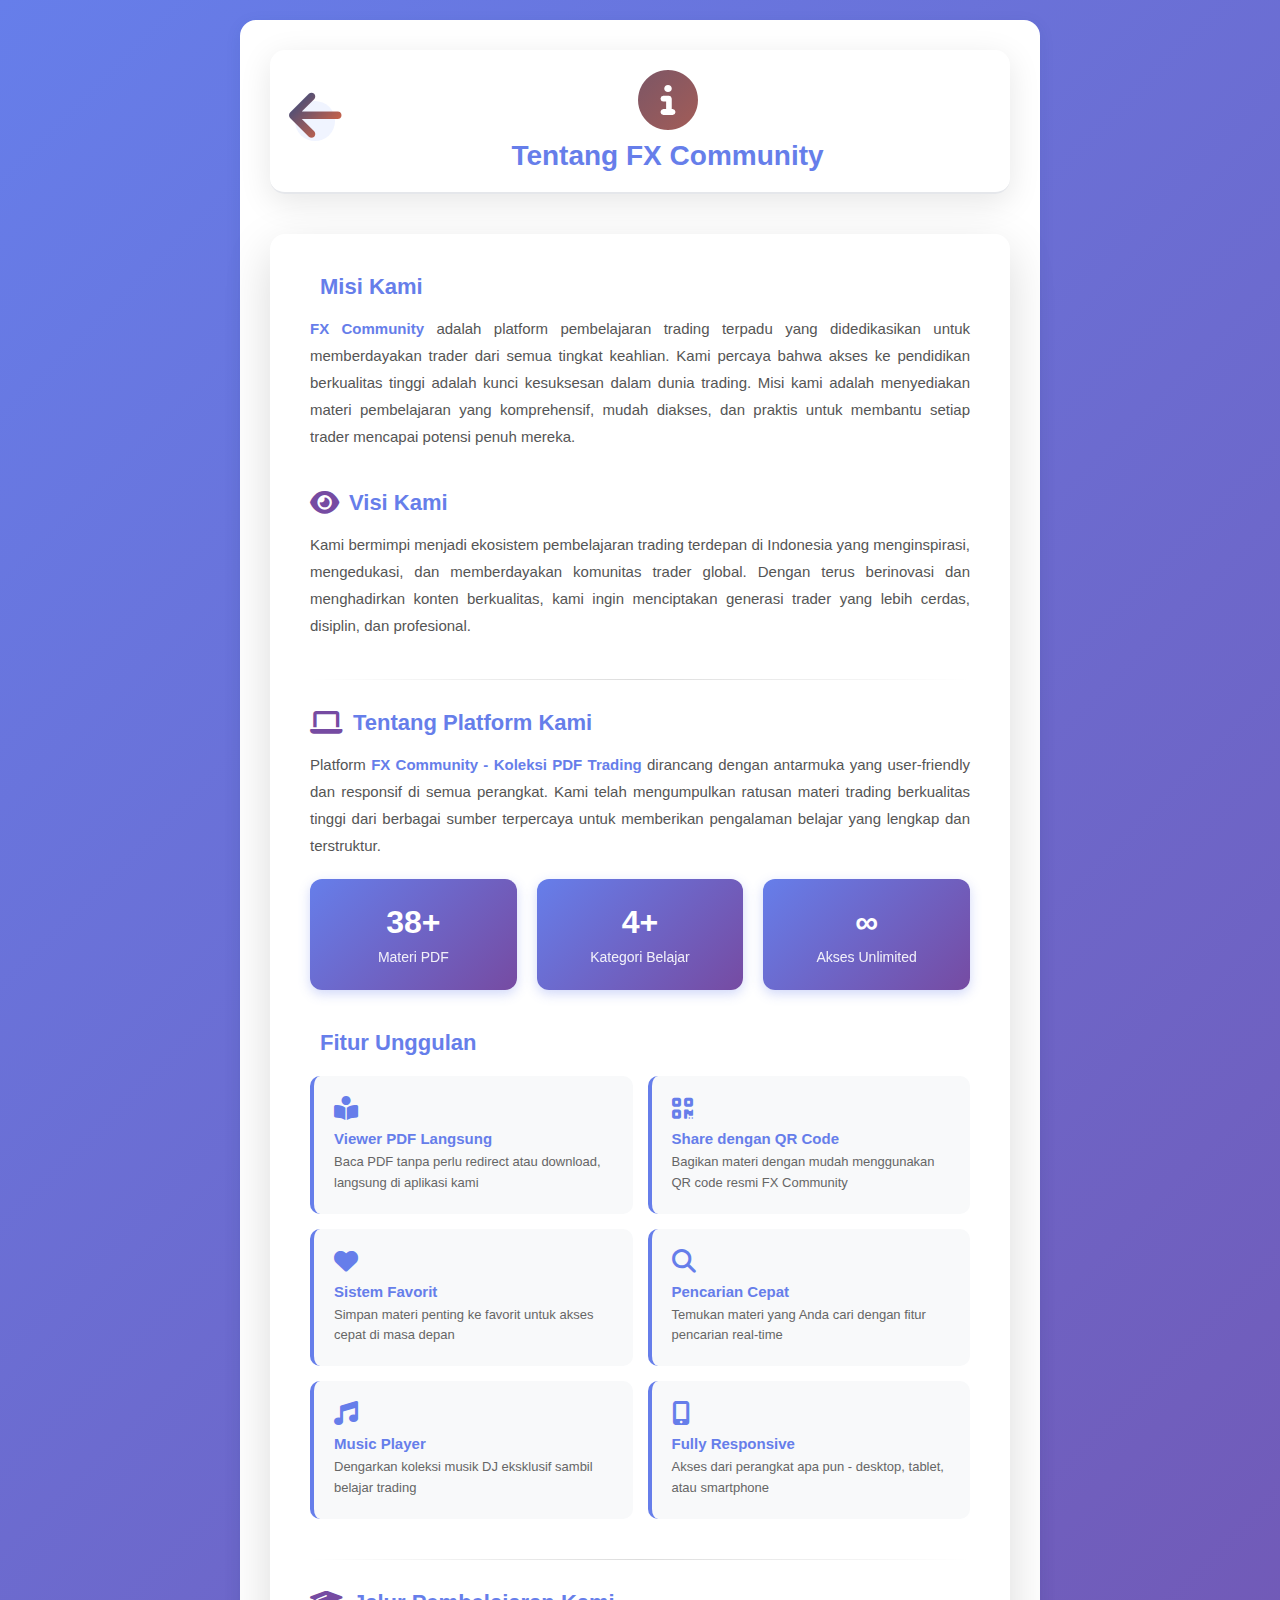
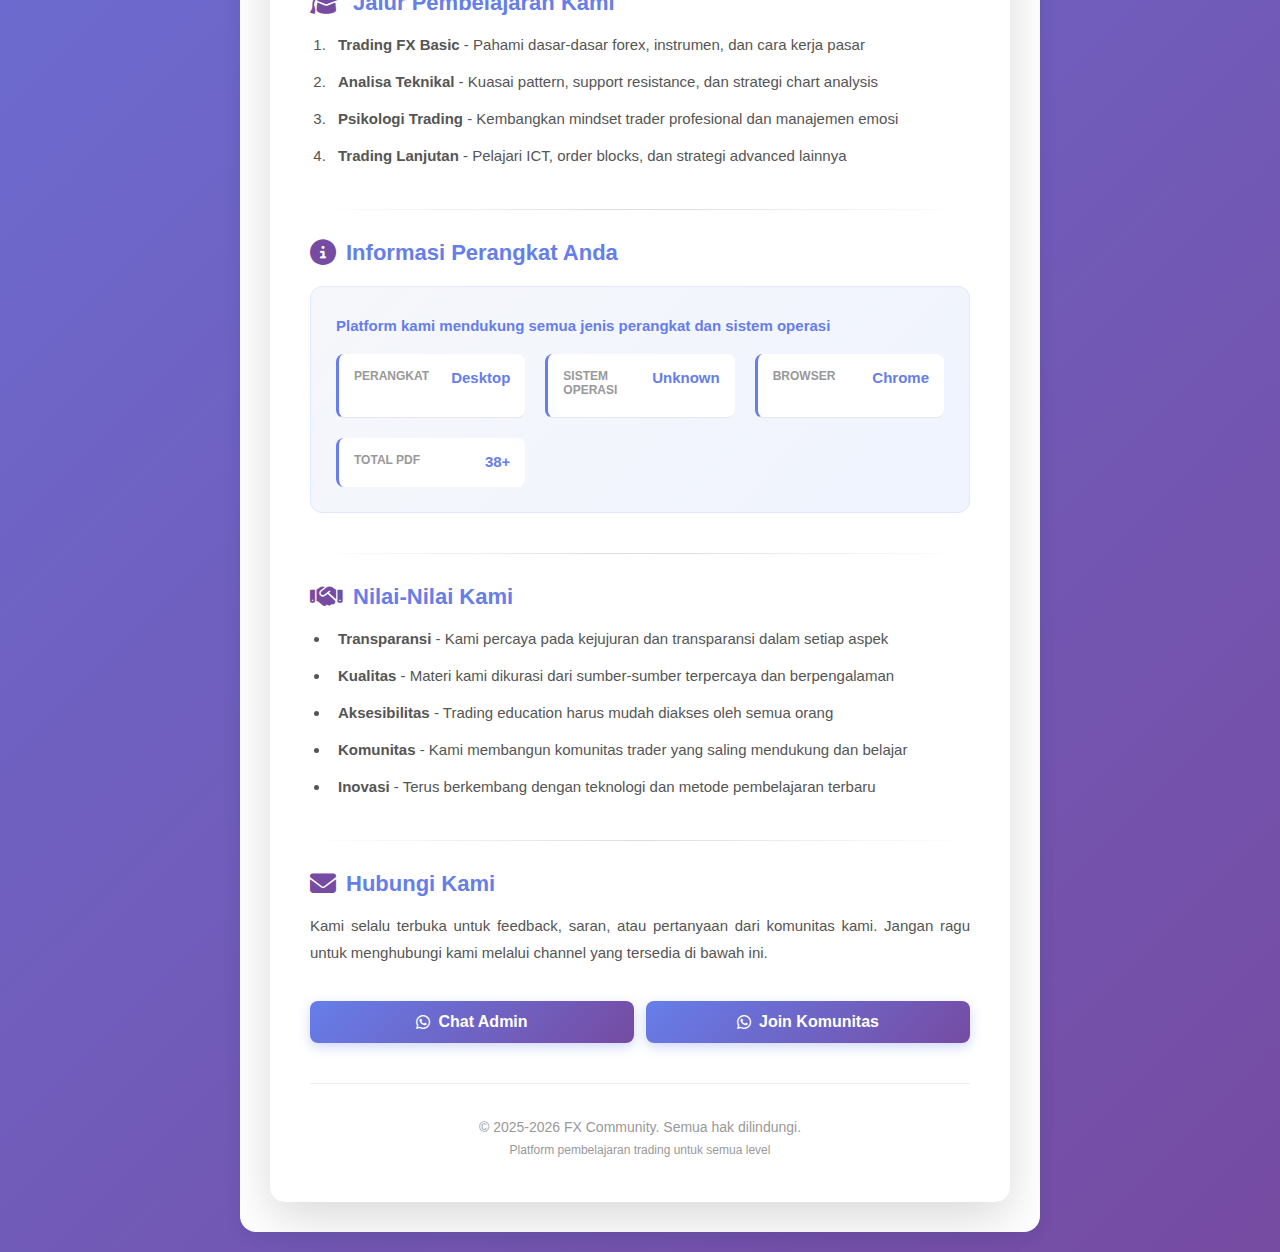
<file: fitur/about.html>
<!DOCTYPE html>
<html lang="id">
<head>
    <meta charset="UTF-8">
    <meta name="viewport" content="width=device-width, initial-scale=1.0">
    <title>Tentang Kami - FX Community</title>
    <link rel="stylesheet" href="https://cdnjs.cloudflare.com/ajax/libs/font-awesome/6.4.0/css/all.min.css">
    <link rel="stylesheet" href="../style.css">
    <style>
        * {
            margin: 0;
            padding: 0;
            box-sizing: border-box;
        }
        
        body {
            background: linear-gradient(135deg, #667eea 0%, #764ba2 100%);
            min-height: 100vh;
            font-family: -apple-system, BlinkMacSystemFont, 'Segoe UI', 'Roboto', 'Oxygen', sans-serif;
            padding: 20px;
            color: #333;
        }
        
        .about-container {
            max-width: 800px;
            margin: 0 auto;
        }
        
        .about-header {
            display: flex;
            align-items: center;
            gap: 15px;
            margin-bottom: 40px;
            background: white;
            padding: 20px 25px;
            border-radius: 15px;
            box-shadow: 0 8px 32px rgba(0,0,0,0.1);
        }
        
        .about-header a {
            color: #667eea;
            text-decoration: none;
            font-size: 24px;
            transition: all 0.3s ease;
            display: flex;
            align-items: center;
            justify-content: center;
            width: 40px;
            height: 40px;
            border-radius: 50%;
            background: #f0f4ff;
        }
        
        .about-header a:hover {
            background: #667eea;
            color: white;
            transform: scale(1.1);
        }
        
        .about-header h1 {
            margin: 0;
            flex: 1;
            color: #667eea;
            font-size: 28px;
        }
        
        .about-content {
            background: white;
            border-radius: 15px;
            padding: 40px;
            box-shadow: 0 16px 48px rgba(0,0,0,0.15);
            animation: slideUp 0.6s ease;
        }
        
        @keyframes slideUp {
            from {
                opacity: 0;
                transform: translateY(30px);
            }
            to {
                opacity: 1;
                transform: translateY(0);
            }
        }
        
        .about-section {
            margin-bottom: 40px;
        }
        
        .about-section:last-child {
            margin-bottom: 0;
        }
        
        .about-section h2 {
            color: #667eea;
            font-size: 22px;
            margin-bottom: 15px;
            display: flex;
            align-items: center;
            gap: 10px;
        }
        
        .about-section h2 i {
            font-size: 26px;
            color: #764ba2;
        }
        
        .about-section p {
            color: #555;
            line-height: 1.8;
            margin-bottom: 12px;
            font-size: 15px;
            text-align: justify;
        }
        
        .about-section ul,
        .about-section ol {
            color: #555;
            line-height: 1.8;
            font-size: 15px;
            margin-left: 20px;
        }
        
        .about-section li {
            margin-bottom: 10px;
            padding-left: 8px;
        }
        
        .highlight {
            color: #667eea;
            font-weight: 600;
        }
        
        .stats-grid {
            display: grid;
            grid-template-columns: repeat(auto-fit, minmax(200px, 1fr));
            gap: 20px;
            margin-top: 20px;
        }
        
        .stat-card {
            background: linear-gradient(135deg, #667eea 0%, #764ba2 100%);
            color: white;
            padding: 25px;
            border-radius: 12px;
            text-align: center;
            box-shadow: 0 4px 12px rgba(102, 126, 234, 0.3);
            transition: transform 0.3s ease;
        }
        
        .stat-card:hover {
            transform: translateY(-5px);
        }
        
        .stat-number {
            font-size: 32px;
            font-weight: 700;
            margin-bottom: 8px;
        }
        
        .stat-label {
            font-size: 14px;
            opacity: 0.9;
        }
        
        .feature-list {
            display: grid;
            grid-template-columns: repeat(auto-fit, minmax(250px, 1fr));
            gap: 15px;
            margin-top: 20px;
        }
        
        .feature-item {
            background: #f8f9fa;
            padding: 20px;
            border-radius: 10px;
            border-left: 4px solid #667eea;
            transition: all 0.3s ease;
        }
        
        .feature-item:hover {
            background: #f0f4ff;
            transform: translateX(5px);
        }
        
        .feature-item i {
            color: #667eea;
            font-size: 24px;
            margin-bottom: 10px;
            display: block;
        }
        
        .feature-item strong {
            color: #667eea;
            display: block;
            margin-bottom: 5px;
            font-size: 15px;
        }
        
        .feature-item span {
            color: #666;
            font-size: 13px;
            line-height: 1.6;
        }
        
        .divider {
            height: 1px;
            background: linear-gradient(90deg, transparent, #ddd, transparent);
            margin: 30px 0;
        }
        
        .device-info {
            background: linear-gradient(135deg, #f5f7fa 0%, #f0f4ff 100%);
            padding: 25px;
            border-radius: 12px;
            border: 1px solid #e0e8ff;
            margin-top: 20px;
        }
        
        .device-info-grid {
            display: grid;
            grid-template-columns: repeat(auto-fit, minmax(180px, 1fr));
            gap: 20px;
            margin-top: 15px;
        }
        
        .info-item {
            background: white;
            padding: 15px;
            border-radius: 8px;
            border-left: 3px solid #667eea;
        }
        
        .info-label {
            font-size: 12px;
            color: #999;
            font-weight: 600;
            text-transform: uppercase;
            margin-bottom: 5px;
        }
        
        .info-value {
            font-size: 15px;
            color: #667eea;
            font-weight: 700;
        }
        
        .contact-buttons {
            display: flex;
            gap: 12px;
            margin-top: 20px;
            flex-wrap: wrap;
        }
        
        .contact-btn {
            flex: 1;
            min-width: 150px;
            padding: 12px 20px;
            background: linear-gradient(135deg, #667eea 0%, #764ba2 100%);
            color: white;
            text-decoration: none;
            border-radius: 8px;
            text-align: center;
            font-weight: 600;
            transition: all 0.3s ease;
            display: flex;
            align-items: center;
            justify-content: center;
            gap: 8px;
            box-shadow: 0 4px 12px rgba(102, 126, 234, 0.3);
        }
        
        .contact-btn:hover {
            transform: translateY(-3px);
            box-shadow: 0 6px 16px rgba(102, 126, 234, 0.4);
        }
        
        .about-footer {
            text-align: center;
            margin-top: 40px;
            padding-top: 30px;
            border-top: 1px solid #eee;
            color: #999;
            font-size: 14px;
        }
        
        @media (max-width: 600px) {
            .about-content {
                padding: 25px;
            }
            
            .about-section h2 {
                font-size: 20px;
            }
            
            .about-section p {
                font-size: 14px;
            }
            
            .contact-buttons {
                flex-direction: column;
            }
            
            .contact-btn {
                min-width: auto;
            }
        }
    </style>
</head>
<body>
    <div class="about-container">
        <div class="about-header">
            <a href="/" title="Kembali ke beranda">
                <i class="fas fa-arrow-left"></i>
            </a>
            <h1><i class="fas fa-info-circle"></i> Tentang FX Community</h1>
        </div>
        
        <div class="about-content">
            <!-- Mission Section -->
            <div class="about-section">
                <h2><i class="fas fa-target"></i> Misi Kami</h2>
                <p>
                    <span class="highlight">FX Community</span> adalah platform pembelajaran trading terpadu yang didedikasikan untuk memberdayakan trader dari semua tingkat keahlian. Kami percaya bahwa akses ke pendidikan berkualitas tinggi adalah kunci kesuksesan dalam dunia trading. Misi kami adalah menyediakan materi pembelajaran yang komprehensif, mudah diakses, dan praktis untuk membantu setiap trader mencapai potensi penuh mereka.
                </p>
            </div>
            
            <!-- Vision Section -->
            <div class="about-section">
                <h2><i class="fas fa-eye"></i> Visi Kami</h2>
                <p>
                    Kami bermimpi menjadi ekosistem pembelajaran trading terdepan di Indonesia yang menginspirasi, mengedukasi, dan memberdayakan komunitas trader global. Dengan terus berinovasi dan menghadirkan konten berkualitas, kami ingin menciptakan generasi trader yang lebih cerdas, disiplin, dan profesional.
                </p>
            </div>
            
            <div class="divider"></div>
            
            <!-- About Platform -->
            <div class="about-section">
                <h2><i class="fas fa-laptop"></i> Tentang Platform Kami</h2>
                <p>
                    Platform <span class="highlight">FX Community - Koleksi PDF Trading</span> dirancang dengan antarmuka yang user-friendly dan responsif di semua perangkat. Kami telah mengumpulkan ratusan materi trading berkualitas tinggi dari berbagai sumber terpercaya untuk memberikan pengalaman belajar yang lengkap dan terstruktur.
                </p>
                
                <div class="stats-grid">
                    <div class="stat-card">
                        <div class="stat-number" id="pdfCount">40+</div>
                        <div class="stat-label">Materi PDF</div>
                    </div>
                    <div class="stat-card">
                        <div class="stat-number">4+</div>
                        <div class="stat-label">Kategori Belajar</div>
                    </div>
                    <div class="stat-card">
                        <div class="stat-number">∞</div>
                        <div class="stat-label">Akses Unlimited</div>
                    </div>
                </div>
            </div>
            
            <!-- Features Section -->
            <div class="about-section">
                <h2><i class="fas fa-sparkles"></i> Fitur Unggulan</h2>
                <div class="feature-list">
                    <div class="feature-item">
                        <i class="fas fa-book-reader"></i>
                        <strong>Viewer PDF Langsung</strong>
                        <span>Baca PDF tanpa perlu redirect atau download, langsung di aplikasi kami</span>
                    </div>
                    <div class="feature-item">
                        <i class="fas fa-qrcode"></i>
                        <strong>Share dengan QR Code</strong>
                        <span>Bagikan materi dengan mudah menggunakan QR code resmi FX Community</span>
                    </div>
                    <div class="feature-item">
                        <i class="fas fa-heart"></i>
                        <strong>Sistem Favorit</strong>
                        <span>Simpan materi penting ke favorit untuk akses cepat di masa depan</span>
                    </div>
                    <div class="feature-item">
                        <i class="fas fa-search"></i>
                        <strong>Pencarian Cepat</strong>
                        <span>Temukan materi yang Anda cari dengan fitur pencarian real-time</span>
                    </div>
                    <div class="feature-item">
                        <i class="fas fa-music"></i>
                        <strong>Music Player</strong>
                        <span>Dengarkan koleksi musik DJ eksklusif sambil belajar trading</span>
                    </div>
                    <div class="feature-item">
                        <i class="fas fa-mobile-alt"></i>
                        <strong>Fully Responsive</strong>
                        <span>Akses dari perangkat apa pun - desktop, tablet, atau smartphone</span>
                    </div>
                </div>
            </div>
            
            <div class="divider"></div>
            
            <!-- Learning Path -->
            <div class="about-section">
                <h2><i class="fas fa-graduation-cap"></i> Jalur Pembelajaran Kami</h2>
                <ol>
                    <li><strong>Trading FX Basic</strong> - Pahami dasar-dasar forex, instrumen, dan cara kerja pasar</li>
                    <li><strong>Analisa Teknikal</strong> - Kuasai pattern, support resistance, dan strategi chart analysis</li>
                    <li><strong>Psikologi Trading</strong> - Kembangkan mindset trader profesional dan manajemen emosi</li>
                    <li><strong>Trading Lanjutan</strong> - Pelajari ICT, order blocks, dan strategi advanced lainnya</li>
                </ol>
            </div>
            
            <div class="divider"></div>
            
            <!-- Device Information -->
            <div class="about-section">
                <h2><i class="fas fa-info-circle"></i> Informasi Perangkat Anda</h2>
                <div class="device-info">
                    <p style="margin: 0; color: #667eea; font-weight: 600; margin-bottom: 15px;">
                        Platform kami mendukung semua jenis perangkat dan sistem operasi
                    </p>
                    <div class="device-info-grid">
                        <div class="info-item">
                            <div class="info-label">Perangkat</div>
                            <div class="info-value" id="deviceType">Desktop</div>
                        </div>
                        <div class="info-item">
                            <div class="info-label">Sistem Operasi</div>
                            <div class="info-value" id="deviceOS">Windows</div>
                        </div>
                        <div class="info-item">
                            <div class="info-label">Browser</div>
                            <div class="info-value" id="deviceBrowser">Chrome</div>
                        </div>
                        <div class="info-item">
                            <div class="info-label">Total PDF</div>
                            <div class="info-value" id="totalPDF">40+</div>
                        </div>
                    </div>
                </div>
            </div>
            
            <div class="divider"></div>
            
            <!-- Values Section -->
            <div class="about-section">
                <h2><i class="fas fa-handshake"></i> Nilai-Nilai Kami</h2>
                <ul>
                    <li><strong>Transparansi</strong> - Kami percaya pada kejujuran dan transparansi dalam setiap aspek</li>
                    <li><strong>Kualitas</strong> - Materi kami dikurasi dari sumber-sumber terpercaya dan berpengalaman</li>
                    <li><strong>Aksesibilitas</strong> - Trading education harus mudah diakses oleh semua orang</li>
                    <li><strong>Komunitas</strong> - Kami membangun komunitas trader yang saling mendukung dan belajar</li>
                    <li><strong>Inovasi</strong> - Terus berkembang dengan teknologi dan metode pembelajaran terbaru</li>
                </ul>
            </div>
            
            <div class="divider"></div>
            
            <!-- Contact Section -->
            <div class="about-section">
                <h2><i class="fas fa-envelope"></i> Hubungi Kami</h2>
                <p>
                    Kami selalu terbuka untuk feedback, saran, atau pertanyaan dari komunitas kami. Jangan ragu untuk menghubungi kami melalui channel yang tersedia di bawah ini.
                </p>
                <div class="contact-buttons">
                    <a href="https://wa.me/62895404147521" target="_blank" class="contact-btn">
                        <i class="fab fa-whatsapp"></i> Chat Admin
                    </a>
                    <a href="https://chat.whatsapp.com/KnkESJgEUKT5PEki4SpDD0" target="_blank" class="contact-btn">
                        <i class="fab fa-whatsapp"></i> Join Komunitas
                    </a>
                </div>
            </div>
            
            <div class="about-footer">
                <p>&copy; 2025-2026 FX Community. Semua hak dilindungi.</p>
                <p style="margin-top: 8px; font-size: 12px;">Platform pembelajaran trading untuk semua level</p>
            </div>
        </div>
    </div>
    
    <script src="data.js"></script>
    <script>
        // Device detection
        function getDeviceInfo() {
            const userAgent = navigator.userAgent;
            const isMobile = /iPhone|iPad|iPod|Android/i.test(userAgent);
            
            let deviceType = 'Desktop';
            let deviceOS = 'Unknown';
            let browserName = 'Unknown';
            
            if (/iPhone/.test(userAgent)) deviceType = 'iPhone';
            else if (/iPad/.test(userAgent)) deviceType = 'iPad';
            else if (/Android/.test(userAgent)) deviceType = 'Android Phone';
            
            if (/Windows/.test(userAgent)) deviceOS = 'Windows';
            else if (/Mac/.test(userAgent)) deviceOS = 'macOS';
            else if (/Android/.test(userAgent)) deviceOS = 'Android';
            else if (/iPhone|iPad/.test(userAgent)) deviceOS = 'iOS';
            
            if (userAgent.indexOf('Firefox') > -1) browserName = 'Firefox';
            else if (userAgent.indexOf('Chrome') > -1) browserName = 'Chrome';
            else if (userAgent.indexOf('Safari') > -1) browserName = 'Safari';
            else if (userAgent.indexOf('Edg') > -1) browserName = 'Edge';
            
            return { deviceType, deviceOS, browserName };
        }
        
        // Update device info
        const deviceInfo = getDeviceInfo();
        document.getElementById('deviceType').textContent = deviceInfo.deviceType;
        document.getElementById('deviceOS').textContent = deviceInfo.deviceOS;
        document.getElementById('deviceBrowser').textContent = deviceInfo.browserName;
        document.getElementById('totalPDF').textContent = pdfData.length + '+';
        document.getElementById('pdfCount').textContent = pdfData.length + '+';
    </script>
</body>
</html>
</file>
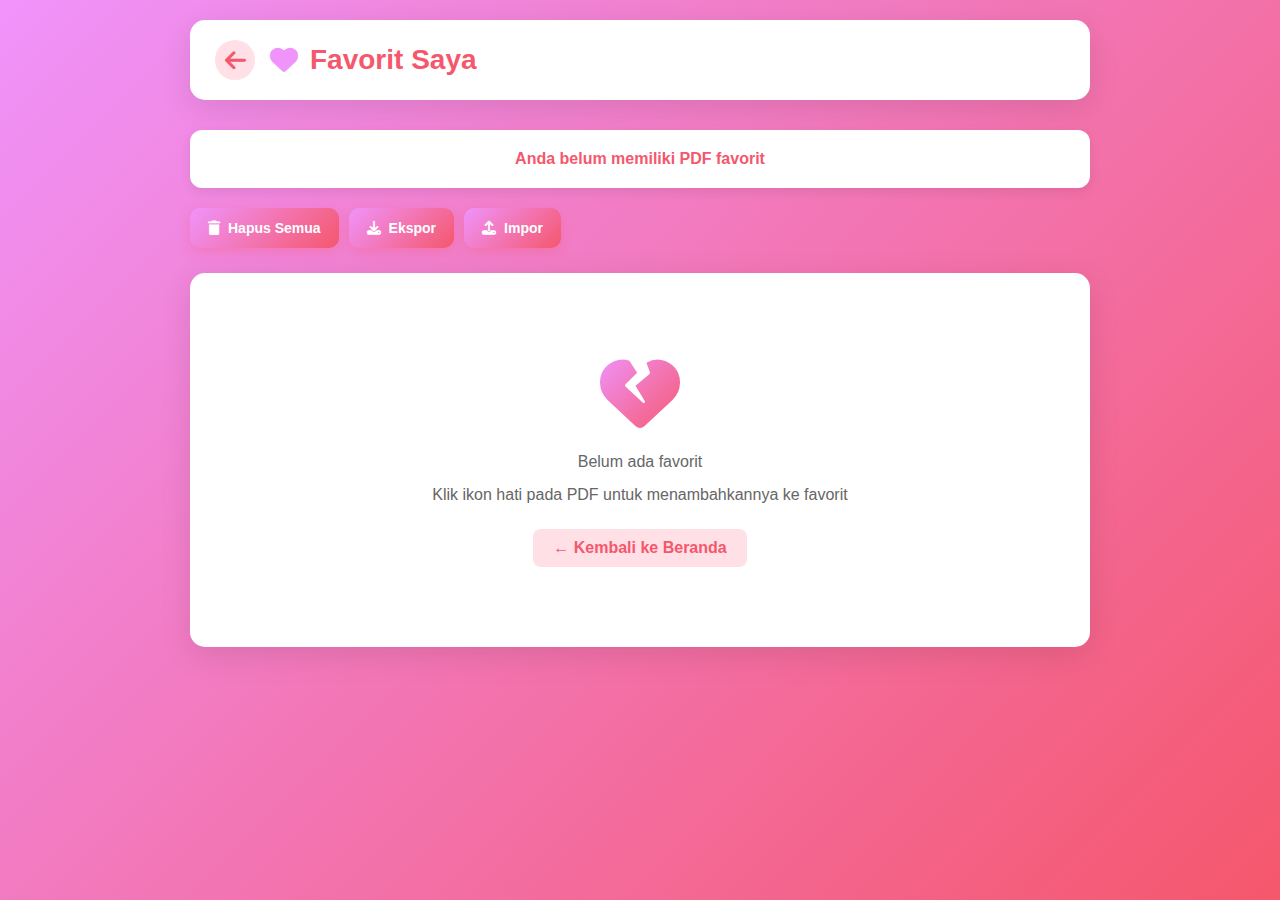
<file: fitur/favorites.html>
<!DOCTYPE html>
<html lang="id">
<head>
    <meta charset="UTF-8">
    <meta name="viewport" content="width=device-width, initial-scale=1.0">
    <title>Favorit - FX Community</title>
    <link rel="stylesheet" href="https://cdnjs.cloudflare.com/ajax/libs/font-awesome/6.4.0/css/all.min.css">
    <link rel="stylesheet" href="../style.css">
    <style>
        * {
            margin: 0;
            padding: 0;
            box-sizing: border-box;
        }
        
        body {
            background: linear-gradient(135deg, #f093fb 0%, #f5576c 100%);
            min-height: 100vh;
            font-family: 'Segoe UI', Tahoma, Geneva, Verdana, sans-serif;
            padding: 20px;
        }
        
        .fitur-container {
            max-width: 900px;
            margin: 0 auto;
        }
        
        .fitur-header {
            display: flex;
            align-items: center;
            gap: 15px;
            margin-bottom: 30px;
            background: white;
            padding: 20px 25px;
            border-radius: 15px;
            box-shadow: 0 8px 32px rgba(0,0,0,0.1);
        }
        
        .fitur-header a {
            color: #f5576c;
            text-decoration: none;
            font-size: 24px;
            transition: all 0.3s ease;
            display: flex;
            align-items: center;
            justify-content: center;
            width: 40px;
            height: 40px;
            border-radius: 50%;
            background: #ffe0e6;
        }
        
        .fitur-header a:hover {
            background: #f5576c;
            color: white;
            transform: scale(1.1);
        }
        
        .fitur-header h1 {
            margin: 0;
            flex: 1;
            color: #f5576c;
            font-size: 28px;
            display: flex;
            align-items: center;
            gap: 12px;
        }
        
        .fitur-header h1 i {
            color: #f093fb;
        }
        
        .favorites-stats {
            background: white;
            padding: 20px 25px;
            border-radius: 12px;
            margin-bottom: 20px;
            text-align: center;
            color: #f5576c;
            font-weight: 600;
            font-size: 16px;
            box-shadow: 0 4px 12px rgba(0,0,0,0.08);
            animation: slideUp 0.5s ease;
        }
        
        @keyframes slideUp {
            from {
                opacity: 0;
                transform: translateY(20px);
            }
            to {
                opacity: 1;
                transform: translateY(0);
            }
        }
        
        .controls {
            display: flex;
            gap: 10px;
            margin-bottom: 25px;
            flex-wrap: wrap;
            animation: slideUp 0.5s ease 0.1s backwards;
        }
        
        .controls button,
        .controls label {
            padding: 12px 18px;
            background: linear-gradient(135deg, #f093fb 0%, #f5576c 100%);
            color: white;
            border: none;
            border-radius: 10px;
            cursor: pointer;
            font-size: 14px;
            font-weight: 600;
            transition: all 0.3s ease;
            display: flex;
            align-items: center;
            gap: 8px;
            box-shadow: 0 4px 12px rgba(245, 87, 108, 0.3);
        }
        
        .controls button:hover,
        .controls label:hover {
            transform: translateY(-3px);
            box-shadow: 0 8px 20px rgba(245, 87, 108, 0.4);
        }
        
        .controls button:active,
        .controls label:active {
            transform: translateY(-1px);
        }
        
        .controls input[type="file"] {
            display: none;
        }
        
        .empty-favorites {
            text-align: center;
            padding: 80px 20px;
            color: white;
            background: white;
            border-radius: 15px;
            box-shadow: 0 8px 32px rgba(0,0,0,0.1);
            animation: slideUp 0.5s ease 0.2s backwards;
        }
        
        .empty-favorites i {
            font-size: 80px;
            margin-bottom: 20px;
            background: linear-gradient(135deg, #f093fb 0%, #f5576c 100%);
            -webkit-background-clip: text;
            -webkit-text-fill-color: transparent;
        }
        
        .empty-favorites p {
            font-size: 16px;
            margin-bottom: 15px;
            color: #666;
        }
        
        .empty-favorites a {
            color: #f5576c;
            text-decoration: none;
            font-weight: 600;
            transition: all 0.3s ease;
            display: inline-block;
            margin-top: 10px;
            padding: 10px 20px;
            background: #ffe0e6;
            border-radius: 8px;
        }
        
        .empty-favorites a:hover {
            background: #f5576c;
            color: white;
        }
        
        .favorites-grid {
            display: grid;
            grid-template-columns: repeat(auto-fill, minmax(280px, 1fr));
            gap: 20px;
            animation: slideUp 0.5s ease 0.2s backwards;
        }
        
        .favorite-card {
            background: white;
            border-radius: 15px;
            padding: 20px;
            box-shadow: 0 4px 12px rgba(0,0,0,0.08);
            transition: all 0.3s ease;
            cursor: pointer;
            border: 2px solid transparent;
            position: relative;
            overflow: hidden;
        }
        
        .favorite-card::before {
            content: '';
            position: absolute;
            top: 0;
            left: -100%;
            width: 100%;
            height: 100%;
            background: linear-gradient(90deg, transparent, rgba(255,255,255,0.3), transparent);
            transition: left 0.5s ease;
        }
        
        .favorite-card:hover {
            transform: translateY(-8px);
            box-shadow: 0 12px 32px rgba(245, 87, 108, 0.2);
            border-color: #f5576c;
        }
        
        .favorite-card:hover::before {
            left: 100%;
        }
        
        .favorite-icon {
            font-size: 42px;
            margin-bottom: 15px;
            display: inline-block;
            background: linear-gradient(135deg, #f093fb 0%, #f5576c 100%);
            -webkit-background-clip: text;
            -webkit-text-fill-color: transparent;
            animation: bounce 2s infinite;
        }
        
        @keyframes bounce {
            0%, 100% { transform: translateY(0); }
            50% { transform: translateY(-8px); }
        }
        
        .favorite-title {
            font-weight: 700;
            color: #333;
            margin-bottom: 10px;
            word-break: break-word;
            font-size: 15px;
            line-height: 1.4;
        }
        
        .favorite-category {
            font-size: 12px;
            color: #f5576c;
            margin-bottom: 15px;
            background: #ffe0e6;
            display: inline-block;
            padding: 4px 10px;
            border-radius: 20px;
            font-weight: 600;
        }
        
        .favorite-actions {
            display: flex;
            gap: 10px;
        }
        
        .favorite-actions button {
            flex: 1;
            padding: 10px;
            border: none;
            border-radius: 8px;
            cursor: pointer;
            font-size: 13px;
            font-weight: 600;
            transition: all 0.3s ease;
            display: flex;
            align-items: center;
            justify-content: center;
            gap: 6px;
        }
        
        .btn-view {
            background: linear-gradient(135deg, #f093fb 0%, #f5576c 100%);
            color: white;
            box-shadow: 0 4px 12px rgba(245, 87, 108, 0.3);
        }
        
        .btn-view:hover {
            transform: translateY(-2px);
            box-shadow: 0 6px 16px rgba(245, 87, 108, 0.4);
        }
        
        .btn-remove {
            background: #fff0f0;
            color: #f5576c;
            border: 2px solid #f5576c;
        }
        
        .btn-remove:hover {
            background: #f5576c;
            color: white;
            transform: translateY(-2px);
        }
        
        @media (max-width: 600px) {
            .fitur-container {
                max-width: 100%;
            }
            
            .favorites-grid {
                grid-template-columns: 1fr;
            }
            
            .fitur-header h1 {
                font-size: 22px;
            }
            
            .controls {
                flex-direction: column;
            }
            
            .controls button,
            .controls label {
                width: 100%;
                justify-content: center;
            }
        }
    </style>
</head>
<body>
    <div class="fitur-container">
        <div class="fitur-header">
            <a href="/" title="Kembali ke beranda">
                <i class="fas fa-arrow-left"></i>
            </a>
            <h1><i class="fas fa-heart"></i> Favorit Saya</h1>
        </div>
        
        <div class="favorites-stats" id="favoriteStats">
            Anda memiliki <strong>0</strong> PDF favorit
        </div>
        
        <div class="controls">
            <button onclick="clearAllFavorites()">
                <i class="fas fa-trash"></i> Hapus Semua
            </button>
            <button onclick="exportFavorites()">
                <i class="fas fa-download"></i> Ekspor
            </button>
            <label for="importFile">
                <i class="fas fa-upload"></i> Impor
            </label>
            <input type="file" id="importFile" accept=".json" onchange="importFavoritesFile(event)">
        </div>
        
        <div id="favoritesList"></div>
    </div>
    
    <script src="data.js"></script>
    <script src="favorites.js"></script>
    <script>
        // Override functions for this page
        const originalToggleFavorite = window.toggleFavorite;
        
        function toggleFavorite(url, name, category) {
            originalToggleFavorite(url, name, category);
            renderFavoritesPage();
        }
        
        function importFavoritesFile(event) {
            importFavorites(event);
            renderFavoritesPage();
        }
        
        function removeFavorite(url) {
            const index = favorites.findIndex(fav => fav.url === url);
            if (index > -1) {
                favorites.splice(index, 1);
                localStorage.setItem('pdfFavorites', JSON.stringify(favorites));
                showNotification('Favorit dihapus');
                renderFavoritesPage();
            }
        }
        
        function viewPDF(url, name) {
            window.open(url, '_blank');
        }
        
        function showNotification(message, type = 'success') {
            console.log(message);
            alert(message);
        }
        
        function renderFavoritesPage() {
            const listContainer = document.getElementById('favoritesList');
            const statsContainer = document.getElementById('favoriteStats');
            
            if (favorites.length === 0) {
                statsContainer.innerHTML = 'Anda belum memiliki PDF favorit';
                listContainer.innerHTML = `
                    <div class="empty-favorites">
                        <i class="fas fa-heart-broken"></i>
                        <p>Belum ada favorit</p>
                        <p>Klik ikon hati pada PDF untuk menambahkannya ke favorit</p>
                        <a href="/">← Kembali ke Beranda</a>
                    </div>
                `;
                return;
            }
            
            statsContainer.innerHTML = `Anda memiliki <strong>${favorites.length}</strong> PDF favorit`;
            
            let html = '<div class="favorites-grid">';
            favorites.forEach(fav => {
                html += `
                    <div class="favorite-card">
                        <div class="favorite-icon">${fav.category === 'fx-basic' ? '📊' : fav.category === 'fx-advanced' ? '📈' : fav.category === 'fx-technical' ? '📉' : '📚'}</div>
                        <div class="favorite-title">${fav.name}</div>
                        <div class="favorite-category">${fav.category}</div>
                        <div class="favorite-actions">
                            <button class="btn-view" onclick="viewPDF('${fav.url}', '${fav.name.replace(/'/g, "\\'")}')">
                                <i class="fas fa-eye"></i> Lihat
                            </button>
                            <button class="btn-remove" onclick="removeFavorite('${fav.url}')">
                                <i class="fas fa-trash"></i>
                            </button>
                        </div>
                    </div>
                `;
            });
            html += '</div>';
            listContainer.innerHTML = html;
        }
        
        document.addEventListener('DOMContentLoaded', function() {
            renderFavoritesPage();
        });
    </script>
</body>
</html>
</file>
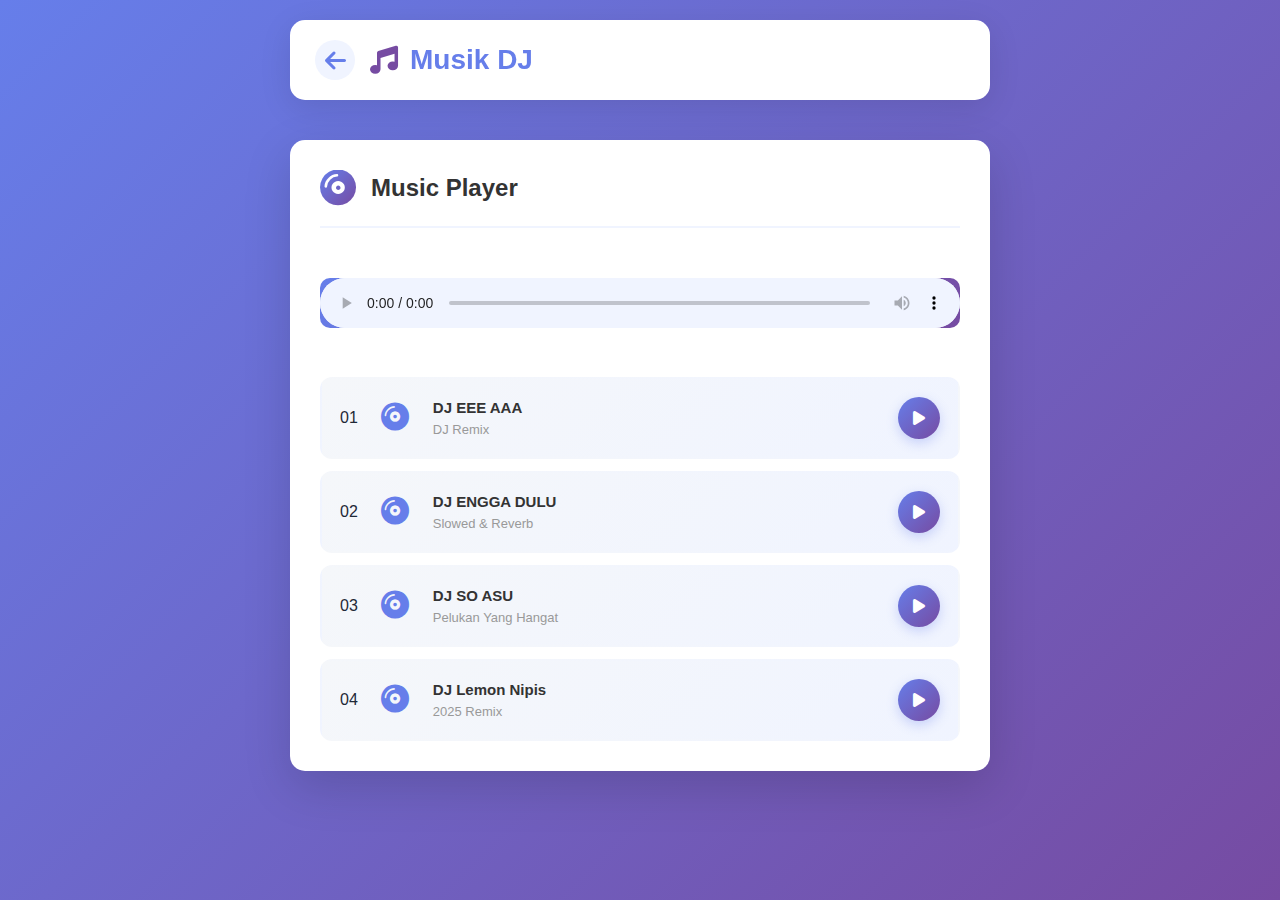
<file: fitur/music.html>
<!DOCTYPE html>
<html lang="id">
<head>
    <meta charset="UTF-8">
    <meta name="viewport" content="width=device-width, initial-scale=1.0">
    <title>Musik - FX Community</title>
    <link rel="stylesheet" href="https://cdnjs.cloudflare.com/ajax/libs/font-awesome/6.4.0/css/all.min.css">
    <link rel="stylesheet" href="../style.css">
    <style>
        * {
            margin: 0;
            padding: 0;
            box-sizing: border-box;
        }
        
        body {
            background: linear-gradient(135deg, #667eea 0%, #764ba2 100%);
            min-height: 100vh;
            font-family: 'Segoe UI', Tahoma, Geneva, Verdana, sans-serif;
            padding: 20px;
        }
        
        .fitur-container {
            max-width: 700px;
            margin: 0 auto;
        }
        
        .fitur-header {
            display: flex;
            align-items: center;
            gap: 15px;
            margin-bottom: 40px;
            background: white;
            padding: 20px 25px;
            border-radius: 15px;
            box-shadow: 0 8px 32px rgba(0,0,0,0.1);
            backdrop-filter: blur(10px);
        }
        
        .fitur-header a {
            color: #667eea;
            text-decoration: none;
            font-size: 24px;
            transition: all 0.3s ease;
            display: flex;
            align-items: center;
            justify-content: center;
            width: 40px;
            height: 40px;
            border-radius: 50%;
            background: #f0f4ff;
        }
        
        .fitur-header a:hover {
            background: #667eea;
            color: white;
            transform: scale(1.1);
        }
        
        .fitur-header h1 {
            margin: 0;
            flex: 1;
            color: #667eea;
            font-size: 28px;
            display: flex;
            align-items: center;
            gap: 12px;
        }
        
        .fitur-header h1 i {
            color: #764ba2;
        }
        
        .music-player-section {
            background: white;
            border-radius: 15px;
            padding: 30px;
            box-shadow: 0 16px 48px rgba(0,0,0,0.15);
            animation: slideUp 0.5s ease;
        }
        
        @keyframes slideUp {
            from {
                opacity: 0;
                transform: translateY(30px);
            }
            to {
                opacity: 1;
                transform: translateY(0);
            }
        }
        
        .player-header {
            display: flex;
            align-items: center;
            gap: 15px;
            margin-bottom: 25px;
            padding-bottom: 20px;
            border-bottom: 2px solid #f0f4ff;
        }
        
        .player-header i {
            font-size: 36px;
            background: linear-gradient(135deg, #667eea 0%, #764ba2 100%);
            -webkit-background-clip: text;
            -webkit-text-fill-color: transparent;
        }
        
        .player-header h2 {
            margin: 0;
            color: #333;
            font-size: 24px;
        }
        
        audio {
            width: 100%;
            margin: 25px 0;
            height: 50px;
            border-radius: 10px;
            background: linear-gradient(135deg, #667eea 0%, #764ba2 100%);
        }
        
        audio::-webkit-media-controls-panel {
            background-color: #f0f4ff;
        }
        
        .music-list {
            display: flex;
            flex-direction: column;
            gap: 12px;
            margin-top: 20px;
        }
        
        .music-item {
            display: flex;
            align-items: center;
            padding: 18px;
            background: linear-gradient(135deg, #f5f7fa 0%, #f0f4ff 100%);
            border-radius: 12px;
            cursor: pointer;
            transition: all 0.3s ease;
            gap: 15px;
            border: 2px solid transparent;
            position: relative;
            overflow: hidden;
        }
        
        .music-item::before {
            content: '';
            position: absolute;
            top: 0;
            left: -100%;
            width: 100%;
            height: 100%;
            background: linear-gradient(90deg, transparent, rgba(255,255,255,0.3), transparent);
            transition: left 0.5s ease;
        }
        
        .music-item:hover {
            background: linear-gradient(135deg, #667eea 0%, #764ba2 100%);
            transform: translateX(8px);
            border-color: #667eea;
            box-shadow: 0 8px 24px rgba(102, 126, 234, 0.3);
        }
        
        .music-item:hover .music-title,
        .music-item:hover .music-artist {
            color: white;
        }
        
        .music-item:hover .music-icon {
            color: white;
            transform: scale(1.2) rotate(15deg);
        }
        
        .music-item:hover .play-btn {
            background: white;
            color: #667eea;
            transform: scale(1.15);
        }
        
        .music-icon {
            font-size: 28px;
            color: #667eea;
            width: 45px;
            text-align: center;
            transition: all 0.3s ease;
        }
        
        .music-info {
            flex: 1;
        }
        
        .music-title {
            font-weight: 700;
            color: #333;
            margin-bottom: 6px;
            font-size: 15px;
            transition: color 0.3s ease;
        }
        
        .music-artist {
            font-size: 13px;
            color: #999;
            transition: color 0.3s ease;
        }
        
        .play-btn {
            background: linear-gradient(135deg, #667eea 0%, #764ba2 100%);
            color: white;
            border: none;
            border-radius: 50%;
            width: 42px;
            height: 42px;
            cursor: pointer;
            display: flex;
            align-items: center;
            justify-content: center;
            transition: all 0.3s ease;
            font-size: 16px;
            box-shadow: 0 4px 12px rgba(102, 126, 234, 0.3);
        }
        
        .play-btn:active {
            transform: scale(0.95);
        }
        
        @media (max-width: 600px) {
            .fitur-container {
                max-width: 100%;
            }
            
            .music-player-section {
                padding: 20px;
            }
            
            .fitur-header h1 {
                font-size: 22px;
            }
            
            .player-header h2 {
                font-size: 20px;
            }
        }
    </style>
</head>
<body>
    <div class="fitur-container">
        <div class="fitur-header">
            <a href="/" title="Kembali ke beranda">
                <i class="fas fa-arrow-left"></i>
            </a>
            <h1><i class="fas fa-music"></i> Musik DJ</h1>
        </div>
        
        <div class="music-player-section">
            <div class="player-header">
                <i class="fas fa-compact-disc"></i>
                <h2>Music Player</h2>
            </div>
            
            <audio id="audioPlayer" controls></audio>
            
            <div class="music-list" id="musicList"></div>
        </div>
    </div>
    
    <script src="data.js"></script>
    <script src="music.js"></script>
    <script>
        // Initialize music player for this page
        document.addEventListener('DOMContentLoaded', function() {
            renderMusicButtons();
            
            // Set first track as default
            if (musicData.length > 0) {
                const audioEl = document.getElementById('audioPlayer');
                audioEl.src = musicData[0].file;
            }
        });
    </script>
</body>
</html>
</file>
<file: style.css>
* {
    margin: 0;
    padding: 0;
    box-sizing: border-box;
}

:root {
    /* Warna Primary - Biru Elektrik */
    --primary: #1F4788;
    --primary-light: #2563EB;
    --primary-dark: #1E3A8A;
    
    /* Warna Secondary - Orange Vibrant */
    --secondary: #FF6B35;
    --secondary-light: #FF8C42;
    --secondary-dark: #E85C2F;
    
    /* Warna Accent - Magenta */
    --accent: #C720E6;
    --accent-light: #D946EF;
    
    /* Warna Netral */
    --text-primary: #1F2937;
    --text-secondary: #6B7280;
    --bg-light: #F9FAFB;
    --bg-white: #FFFFFF;
    --border-light: #E5E7EB;
    
    /* Warna Success, Warning, Error */
    --success: #10B981;
    --warning: #F59E0B;
    --error: #EF4444;
}

body {
    font-family: -apple-system, BlinkMacSystemFont, 'Segoe UI', Roboto, 'Helvetica Neue', Arial, sans-serif;
    background: linear-gradient(135deg, #1F4788 0%, #C720E6 100%);
    min-height: 100vh;
    padding-bottom: 140px;
    color: var(--text-primary);
}

/* Header */
.header {
    background: var(--bg-white);
    padding: 15px 20px;
    box-shadow: 0 2px 15px rgba(31, 71, 136, 0.1);
    position: sticky;
    top: 0;
    z-index: 100;
    display: flex;
    align-items: center;
    justify-content: space-between;
}

.menu-btn {
    background: none;
    border: none;
    font-size: 24px;
    cursor: pointer;
    color: var(--primary);
    transition: transform 0.3s, color 0.3s;
}

.menu-btn:hover {
    transform: scale(1.1);
    color: var(--secondary);
}

.music-btn {
    background: none;
    border: none;
    font-size: 24px;
    cursor: pointer;
    color: var(--secondary);
    transition: transform 0.3s, color 0.3s;
}

.music-btn:hover {
    transform: scale(1.1);
    color: var(--primary);
}

.header-title {
    font-size: 20px;
    font-weight: 700;
    background: linear-gradient(135deg, var(--primary) 0%, var(--accent) 100%);
    -webkit-background-clip: text;
    -webkit-text-fill-color: transparent;
    background-clip: text;
    flex: 1;
    text-align: center;
}

/* Search */
.search-container {
    padding: 15px 20px;
    background: var(--bg-white);
    border-bottom: 2px solid var(--border-light);
}

.search-box {
    position: relative;
    width: 100%;
}

.search-box input {
    width: 100%;
    padding: 12px 45px 12px 15px;
    border: 2px solid var(--primary-light);
    border-radius: 25px;
    font-size: 14px;
    outline: none;
    transition: all 0.3s;
    background: var(--bg-light);
}

.search-box input:focus {
    background: var(--bg-white);
    border-color: var(--secondary);
    box-shadow: 0 0 0 4px rgba(255, 107, 53, 0.1);
}

.search-box i {
    position: absolute;
    right: 15px;
    top: 50%;
    transform: translateY(-50%);
    color: var(--secondary);
    font-size: 18px;
}

/* Sidebar */
.sidebar {
    position: fixed;
    top: 0;
    left: -280px;
    width: 280px;
    height: 100%;
    background: var(--bg-white);
    box-shadow: 2px 0 10px rgba(31, 71, 136, 0.15);
    transition: left 0.3s;
    z-index: 1000;
    overflow-y: auto;
}

.sidebar.active {
    left: 0;
}

.sidebar-header {
    padding: 20px;
    background: linear-gradient(135deg, var(--primary) 0%, var(--accent-light) 100%);
    color: #fff;
}

.sidebar-header h3 {
    font-size: 18px;
    margin-bottom: 5px;
}

.sidebar-header p {
    font-size: 12px;
    opacity: 0.9;
}

.sidebar-menu {
    padding: 15px 0;
}

.sidebar-item {
    padding: 15px 20px;
    display: flex;
    align-items: center;
    gap: 15px;
    color: var(--text-primary);
    text-decoration: none;
    transition: all 0.3s;
    cursor: pointer;
}

.sidebar-item:hover {
    background: linear-gradient(90deg, rgba(31, 71, 136, 0.05) 0%, transparent 100%);
    transform: translateX(5px);
}

.sidebar-item i {
    font-size: 20px;
    color: var(--secondary);
    width: 25px;
}

/* Overlay */
.overlay {
    position: fixed;
    top: 0;
    left: 0;
    width: 100%;
    height: 100%;
    background: rgba(0, 0, 0, 0.5);
    display: none;
    z-index: 999;
}

.overlay.active {
    display: block;
}

/* Container */
.container {
    max-width: 1200px;
    margin: 20px auto;
    padding: 0 15px;
}

/* Category Filter */
.category-filter {
    display: flex;
    gap: 10px;
    overflow-x: auto;
    padding: 15px 0;
    margin-bottom: 10px;
    scrollbar-width: thin;
    scrollbar-color: var(--secondary) var(--bg-light);
}

.category-filter::-webkit-scrollbar {
    height: 6px;
}

.category-filter::-webkit-scrollbar-track {
    background: var(--bg-light);
}

.category-filter::-webkit-scrollbar-thumb {
    background: var(--secondary);
    border-radius: 3px;
}

.category-pill {
    padding: 10px 20px;
    background: var(--bg-white);
    border: 2px solid var(--secondary);
    border-radius: 25px;
    color: var(--secondary);
    font-size: 13px;
    font-weight: 600;
    white-space: nowrap;
    cursor: pointer;
    transition: all 0.3s;
    display: flex;
    align-items: center;
    gap: 8px;
}

.category-pill:hover {
    transform: translateY(-2px);
    box-shadow: 0 4px 12px rgba(255, 107, 53, 0.2);
}

.category-pill.active {
    background: linear-gradient(135deg, var(--secondary) 0%, var(--secondary-light) 100%);
    color: #fff;
    border-color: var(--secondary);
    box-shadow: 0 4px 15px rgba(255, 107, 53, 0.3);
}

.category-pill.coming-soon {
    background: linear-gradient(135deg, #E5E7EB 0%, #D1D5DB 100%);
    border-color: #D1D5DB;
    color: #6B7280;
    cursor: not-allowed;
    opacity: 0.7;
}

.soon-badge {
    font-size: 10px;
    background: var(--warning);
    color: #fff;
    padding: 2px 6px;
    border-radius: 10px;
    margin-left: 4px;
}

/* Grid PDF (seperti Shopee) */
.pdf-grid {
    display: grid;
    grid-template-columns: repeat(auto-fill, minmax(160px, 1fr));
    gap: 16px;
    margin-top: 20px;
}

/* PDF Card (Shopee Style) */
.pdf-card {
    background: var(--bg-white);
    border-radius: 12px;
    overflow: hidden;
    box-shadow: 0 2px 8px rgba(31, 71, 136, 0.08);
    transition: all 0.3s;
    border: 1px solid var(--border-light);
}

.pdf-card:hover {
    transform: translateY(-8px);
    box-shadow: 0 8px 24px rgba(31, 71, 136, 0.12);
    border-color: var(--secondary);
}

.pdf-thumbnail {
    width: 100%;
    height: 140px;
    background: linear-gradient(135deg, var(--primary-light) 0%, var(--accent-light) 100%);
    display: flex;
    align-items: center;
    justify-content: center;
    position: relative;
    overflow: hidden;
}

.thumbnail-content {
    font-size: 48px;
    display: flex;
    align-items: center;
    justify-content: center;
}

.thumbnail-emoji {
    font-size: 56px;
    display: block;
}

.pdf-thumbnail i {
    font-size: 56px;
    color: rgba(255, 255, 255, 0.9);
}

.category-badge {
    position: absolute;
    top: 8px;
    left: 8px;
    background: var(--secondary);
    color: #fff;
    padding: 4px 8px;
    border-radius: 6px;
    font-size: 10px;
    font-weight: 600;
}

/* Favorite Button */
.favorite-btn {
    position: absolute;
    top: 8px;
    right: 8px;
    background: rgba(255, 255, 255, 0.95);
    border: none;
    width: 36px;
    height: 36px;
    border-radius: 50%;
    cursor: pointer;
    transition: all 0.3s;
    display: flex;
    align-items: center;
    justify-content: center;
    box-shadow: 0 2px 8px rgba(0, 0, 0, 0.15);
}

.favorite-btn i {
    font-size: 16px;
    color: #D1D5DB;
    transition: all 0.3s;
}

.favorite-btn:hover {
    transform: scale(1.15);
    background: #fff;
}

.favorite-btn.active i {
    color: #EF4444;
}

.pdf-info {
    padding: 12px;
}

.pdf-title {
    font-size: 12px;
    font-weight: 600;
    color: var(--text-primary);
    margin-bottom: 8px;
    display: -webkit-box;
    -webkit-line-clamp: 2;
    line-clamp: 2;
    -webkit-box-orient: vertical;
    overflow: hidden;
    line-height: 1.4;
    min-height: 28px;
}

.pdf-actions {
    display: flex;
    gap: 6px;
    margin-top: 8px;
}

.action-btn {
    flex: 1;
    padding: 8px 6px;
    border: none;
    border-radius: 6px;
    font-size: 10px;
    font-weight: 600;
    cursor: pointer;
    transition: all 0.3s;
    display: flex;
    align-items: center;
    justify-content: center;
    gap: 4px;
}

.action-btn i {
    font-size: 12px;
}

.btn-view {
    background: linear-gradient(135deg, var(--secondary) 0%, var(--secondary-light) 100%);
    color: #fff;
    flex: 1.5;
}

.btn-view:hover {
    transform: translateY(-2px);
    box-shadow: 0 4px 12px rgba(255, 107, 53, 0.3);
}

.btn-download {
    background: var(--success);
    color: #fff;
}

.btn-download:hover {
    background: #059669;
    transform: translateY(-2px);
}

.btn-share {
    background: var(--primary);
    color: #fff;
}

.btn-share:hover {
    background: var(--primary-dark);
    transform: translateY(-2px);
}

/* Empty State */
.empty-state {
    text-align: center;
    padding: 80px 20px;
    color: #fff;
}

.empty-state i {
    font-size: 80px;
    margin-bottom: 20px;
    opacity: 0.6;
}

.empty-state p {
    font-size: 16px;
    margin-bottom: 10px;
}

/* Notification */
.notification {
    position: fixed;
    top: 80px;
    right: 20px;
    background: var(--success);
    color: #fff;
    padding: 15px 20px;
    border-radius: 8px;
    box-shadow: 0 4px 15px rgba(0, 0, 0, 0.2);
    z-index: 10000;
    transform: translateX(400px);
    transition: transform 0.3s;
    max-width: 300px;
    font-weight: 600;
}

.notification.show {
    transform: translateX(0);
}

.notification.error {
    background: var(--error);
}

/* Modal */
.modal {
    position: fixed;
    top: 0;
    left: 0;
    width: 100%;
    height: 100%;
    background: rgba(0, 0, 0, 0.6);
    display: flex;
    align-items: center;
    justify-content: center;
    z-index: 2000;
    animation: fadeIn 0.3s;
}

@keyframes fadeIn {
    from { opacity: 0; }
    to { opacity: 1; }
}

.modal-content {
    background: var(--bg-white);
    border-radius: 16px;
    box-shadow: 0 20px 60px rgba(0, 0, 0, 0.3);
    width: 90%;
    max-width: 600px;
    max-height: 90vh;
    display: flex;
    flex-direction: column;
    animation: slideUp 0.3s;
}

@keyframes slideUp {
    from {
        transform: translateY(50px);
        opacity: 0;
    }
    to {
        transform: translateY(0);
        opacity: 1;
    }
}

.pdf-viewer-content {
    max-width: 100vw;
    max-height: 100vh;
    width: 100vw;
    height: 100vh;
    margin: 0;
    border-radius: 0;
}

.share-modal-content {
    max-width: 500px;
}

.modal-header {
    display: flex;
    align-items: center;
    justify-content: space-between;
    padding: 20px;
    border-bottom: 2px solid var(--border-light);
}

.modal-title {
    font-size: 18px;
    font-weight: 700;
    color: var(--text-primary);
    display: flex;
    align-items: center;
    gap: 10px;
}

.back-btn {
    background: none;
    border: none;
    font-size: 20px;
    cursor: pointer;
    color: var(--primary);
    transition: transform 0.3s;
}

.back-btn:hover {
    transform: translateX(-3px);
}

.close-btn {
    background: none;
    border: none;
    font-size: 24px;
    cursor: pointer;
    color: var(--text-secondary);
    transition: transform 0.3s, color 0.3s;
}

.close-btn:hover {
    transform: rotate(90deg);
    color: var(--secondary);
}

.modal-body {
    flex: 1;
    overflow-y: auto;
    padding: 20px;
}

/* PDF Viewer Modal Body - Fullscreen */
.pdf-viewer-content .modal-body {
    padding: 0;
    overflow: hidden;
    height: calc(100vh - 60px); /* Dikurangi tinggi header */
}

/* Iframe PDF - Fullscreen */
.pdf-viewer-content .modal-body iframe {
    width: 100%;
    height: 100%;
    border: none;
}

/* Modal khusus untuk PDF Viewer - Fullscreen tanpa padding */
#pdfViewerModal.modal {
    background: rgba(0, 0, 0, 0.95);
    align-items: stretch;
    justify-content: stretch;
    padding: 0;
}

/* Share Modal */
.share-content {
    display: flex;
    flex-direction: column;
    gap: 20px;
}

.share-section h3 {
    font-size: 14px;
    font-weight: 700;
    color: var(--text-primary);
    margin-bottom: 15px;
}

.share-options {
    display: grid;
    grid-template-columns: repeat(auto-fit, minmax(100px, 1fr));
    gap: 10px;
}

.share-option {
    display: flex;
    flex-direction: column;
    align-items: center;
    gap: 8px;
    padding: 15px 10px;
    background: var(--bg-light);
    border: 2px solid var(--border-light);
    border-radius: 10px;
    cursor: pointer;
    transition: all 0.3s;
    font-size: 12px;
    font-weight: 600;
    color: var(--text-primary);
    text-align: center;
}

.share-option:hover {
    background: var(--primary-light);
    border-color: var(--primary);
    color: #fff;
    transform: translateY(-3px);
}

.share-option i {
    font-size: 24px;
}

.btn-primary {
    background: linear-gradient(135deg, var(--secondary) 0%, var(--secondary-light) 100%);
    color: #fff;
    border: none;
    padding: 12px 24px;
    border-radius: 8px;
    font-size: 14px;
    font-weight: 600;
    cursor: pointer;
    transition: all 0.3s;
    display: flex;
    align-items: center;
    justify-content: center;
    gap: 8px;
    width: 100%;
}

.btn-primary:hover {
    transform: translateY(-2px);
    box-shadow: 0 4px 15px rgba(255, 107, 53, 0.3);
}

/* About Page */
#aboutContent {
    max-width: 800px;
    margin: 20px auto;
    padding: 0 15px;
}

.about-container {
    background: var(--bg-white);
    border-radius: 16px;
    padding: 30px;
    box-shadow: 0 4px 15px rgba(31, 71, 136, 0.1);
}

.about-header {
    text-align: center;
    margin-bottom: 30px;
    padding-bottom: 20px;
    border-bottom: 2px solid var(--border-light);
}

.about-header i {
    font-size: 60px;
    background: linear-gradient(135deg, var(--primary) 0%, var(--secondary) 100%);
    -webkit-background-clip: text;
    -webkit-text-fill-color: transparent;
    background-clip: text;
    display: block;
    margin-bottom: 10px;
}

.about-header h2 {
    font-size: 24px;
    color: var(--text-primary);
}

.about-section {
    margin-bottom: 25px;
}

.about-section h3 {
    font-size: 16px;
    font-weight: 700;
    color: var(--primary);
    margin-bottom: 12px;
    display: flex;
    align-items: center;
    gap: 8px;
}

.about-section p {
    color: var(--text-secondary);
    line-height: 1.6;
    margin-bottom: 12px;
}

.feature-list {
    list-style: none;
    padding: 0;
}

.feature-list li {
    padding: 8px 0;
    color: var(--text-secondary);
    display: flex;
    align-items: center;
    gap: 10px;
}

.feature-list i {
    color: var(--success);
    font-size: 16px;
}

.device-info {
    background: linear-gradient(135deg, var(--bg-light) 0%, #F0F9FF 100%);
    border-radius: 10px;
    padding: 15px;
}

.info-item {
    display: flex;
    justify-content: space-between;
    padding: 8px 0;
    border-bottom: 1px solid var(--border-light);
}

.info-item:last-child {
    border-bottom: none;
}

.info-label {
    font-weight: 600;
    color: var(--text-primary);
}

.info-value {
    color: var(--secondary);
    font-weight: 600;
}

.usage-list {
    padding-left: 20px;
    color: var(--text-secondary);
}

.usage-list li {
    margin-bottom: 8px;
    line-height: 1.6;
}

.contact-btn {
    display: inline-flex;
    align-items: center;
    justify-content: center;
    gap: 8px;
    background: linear-gradient(135deg, var(--secondary) 0%, var(--secondary-light) 100%);
    color: #fff;
    padding: 12px 24px;
    border-radius: 8px;
    text-decoration: none;
    transition: all 0.3s;
    font-weight: 600;
    margin-top: 15px;
}

.contact-btn:hover {
    transform: translateY(-2px);
    box-shadow: 0 4px 15px rgba(255, 107, 53, 0.3);
}

.about-footer {
    text-align: center;
    margin-top: 30px;
    padding-top: 20px;
    border-top: 2px solid var(--border-light);
    color: var(--text-secondary);
    font-size: 13px;
}

.about-footer p {
    margin: 5px 0;
}

/* Footer */
.footer {
    background: linear-gradient(135deg, var(--primary) 0%, var(--primary-dark) 100%);
    color: #fff;
    padding: 30px 20px;
    margin-top: 40px;
}

.footer-content {
    max-width: 1200px;
    margin: 0 auto;
    text-align: center;
}

.footer-links {
    display: flex;
    justify-content: center;
    gap: 20px;
    margin-bottom: 20px;
    flex-wrap: wrap;
}

.footer-links a {
    color: rgba(255, 255, 255, 0.9);
    text-decoration: none;
    transition: color 0.3s;
}

.footer-links a:hover {
    color: var(--secondary);
}

.footer-social {
    display: flex;
    justify-content: center;
    gap: 15px;
    margin-bottom: 20px;
    flex-wrap: wrap;
}

.social-btn {
    display: flex;
    align-items: center;
    justify-content: center;
    gap: 8px;
    min-width: 120px;
    padding: 10px 16px;
    background: rgba(255, 255, 255, 0.2);
    border-radius: 6px;
    color: #fff;
    text-decoration: none;
    transition: all 0.3s;
    font-size: 13px;
    font-weight: 600;
    border: none;
    cursor: pointer;
}

.social-btn:hover {
    background: var(--secondary);
    transform: translateY(-3px);
}

.footer-copyright {
    font-size: 13px;
    opacity: 0.8;
}

/* Responsive */
@media (max-width: 768px) {
    .pdf-grid {
        grid-template-columns: repeat(2, 1fr);
        gap: 12px;
    }
    
    .header-title {
        font-size: 16px;
    }
    
    .modal-content {
        width: 95%;
        max-height: 85vh;
    }
    
    .about-container {
        padding: 20px;
    }
}

@media (max-width: 480px) {
    .pdf-grid {
        grid-template-columns: 1fr;
    }
    
    .search-box input {
        font-size: 12px;
        padding: 10px 40px 10px 12px;
    }
    
    .category-filter {
        gap: 8px;
    }
    
    .category-pill {
        padding: 8px 14px;
        font-size: 12px;
    }
    
    .footer {
        padding: 20px 15px;
    }
}

/* Linktree styles */
.linktree-modal {
    position: fixed;
    inset: 0;
    display: flex;
    align-items: center;
    justify-content: center;
    background: rgba(0,0,0,0.45);
    z-index: 1200;
    padding: 20px;
}

.linktree-card {
    width: 420px;
    max-width: 100%;
    background: var(--bg-white);
    border-radius: 14px;
    box-shadow: 0 12px 30px rgba(31,71,136,0.15);
    padding: 22px;
    position: relative;
}

.lt-close-btn {
    position: absolute;
    top: 12px;
    right: 12px;
    background: transparent;
    border: none;
    font-size: 18px;
    cursor: pointer;
    color: var(--text-secondary);
}

.lt-profile {
    text-align: center;
    margin-bottom: 12px;
}

.lt-avatar {
    font-size: 42px;
    color: var(--primary);
}

.lt-links {
    display: flex;
    flex-direction: column;
    gap: 10px;
    margin-top: 6px;
}

.lt-link-btn {
    display: flex;
    align-items: center;
    gap: 12px;
    padding: 12px 14px;
    border-radius: 10px;
    background: linear-gradient(90deg, #fff 0%, #f7fafc 100%);
    border: 1px solid var(--border-light);
    color: var(--text-primary);
    text-decoration: none;
    font-weight: 600;
}

.lt-link-btn i {
    width: 30px;
    text-align: center;
    color: var(--primary);
    font-size: 18px;
}

.linktree-floating-btn {
    position: fixed;
    right: 16px;
    bottom: 110px;
    width: 56px;
    height: 56px;
    border-radius: 50%;
    background: linear-gradient(135deg, var(--secondary) 0%, var(--secondary-light) 100%);
    color: #fff;
    border: none;
    box-shadow: 0 8px 20px rgba(37,99,235,0.18);
    display: flex;
    align-items: center;
    justify-content: center;
    z-index: 1300;
    cursor: pointer;
}

@media (max-width: 480px) {
    .linktree-card {
        width: 100%;
        border-radius: 12px 12px 0 0;
        margin: 0 auto;
        position: absolute;
        bottom: 0;
        left: 0;
        right: 0;
    }

    .linktree-floating-btn {
        bottom: 90px;
        right: 14px;
        width: 52px;
        height: 52px;
    }
}

/* Music Player Styles */
.music-player-modal {
    display: flex !important;
    align-items: flex-end;
    justify-content: center;
}

.music-player-content {
    max-width: 400px;
    width: 90%;
    margin-bottom: 20px;
}

.music-player-body {
    padding: 20px;
}

.music-player {
    display: flex;
    flex-direction: column;
    align-items: center;
    gap: 20px;
}

.player-cover {
    width: 120px;
    height: 120px;
    background: linear-gradient(135deg, var(--primary-light) 0%, var(--accent-light) 100%);
    border-radius: 12px;
    display: flex;
    align-items: center;
    justify-content: center;
    animation: spin 4s linear infinite;
}

.player-cover i {
    font-size: 60px;
    color: #fff;
    opacity: 0.9;
}

@keyframes spin {
    from { transform: rotate(0deg); }
    to { transform: rotate(360deg); }
}

.player-info {
    text-align: center;
}

.player-info h3 {
    font-size: 18px;
    font-weight: 700;
    color: var(--text-primary);
    margin-bottom: 5px;
}

.player-info p {
    font-size: 13px;
    color: var(--text-secondary);
}

.player-controls {
    display: flex;
    align-items: center;
    gap: 15px;
    width: 100%;
}

.control-btn {
    width: 50px;
    height: 50px;
    border-radius: 50%;
    background: linear-gradient(135deg, var(--secondary) 0%, var(--secondary-light) 100%);
    border: none;
    color: #fff;
    font-size: 20px;
    cursor: pointer;
    transition: all 0.3s;
    display: flex;
    align-items: center;
    justify-content: center;
    flex-shrink: 0;
}

.control-btn:hover {
    transform: scale(1.1);
    box-shadow: 0 4px 15px rgba(255, 107, 53, 0.3);
}

.control-btn:active {
    transform: scale(0.95);
}

.volume-slider {
    flex: 1;
    height: 4px;
    border-radius: 2px;
    background: var(--border-light);
    outline: none;
    cursor: pointer;
    -webkit-appearance: none;
    appearance: none;
}

.volume-slider::-webkit-slider-thumb {
    -webkit-appearance: none;
    appearance: none;
    width: 16px;
    height: 16px;
    border-radius: 50%;
    background: linear-gradient(135deg, var(--secondary) 0%, var(--secondary-light) 100%);
    cursor: pointer;
    box-shadow: 0 2px 6px rgba(255, 107, 53, 0.3);
}

.volume-slider::-moz-range-thumb {
    width: 16px;
    height: 16px;
    border-radius: 50%;
    background: linear-gradient(135deg, var(--secondary) 0%, var(--secondary-light) 100%);
    cursor: pointer;
    border: none;
    box-shadow: 0 2px 6px rgba(255, 107, 53, 0.3);
}

.player-status {
    text-align: center;
    font-size: 12px;
    color: var(--text-secondary);
}

#volumeLabel {
    font-weight: 600;
}

.community-btn {
    background: linear-gradient(135deg, #25D366 0%, #20BA5F 100%) !important;
}

.community-btn:hover {
    background: linear-gradient(135deg, #20BA5F 0%, #1BA052 100%) !important;
}

/* Floating Music Control */
.floating-music-control {
    position: fixed;
    bottom: 100px;
    right: 20px;
    background: #fff;
    border-radius: 12px;
    box-shadow: 0 4px 20px rgba(31, 71, 136, 0.2);
    padding: 12px 15px;
    z-index: 500;
    display: flex;
    align-items: center;
    gap: 12px;
    max-width: 280px;
    animation: slideUp 0.3s ease-out;
}

@keyframes slideUp {
    from {
        transform: translateY(100px);
        opacity: 0;
    }
    to {
        transform: translateY(0);
        opacity: 1;
    }
}

.floating-info {
    display: flex;
    align-items: center;
    gap: 8px;
    font-size: 12px;
    font-weight: 600;
    color: var(--text-primary);
    white-space: nowrap;
}

.floating-info i {
    color: var(--secondary);
    animation: pulse 1.5s ease-in-out infinite;
}

@keyframes pulse {
    0%, 100% { opacity: 1; }
    50% { opacity: 0.5; }
}

.floating-controls {
    display: flex;
    align-items: center;
    gap: 8px;
    flex-shrink: 0;
}

.floating-play-btn {
    width: 36px;
    height: 36px;
    border-radius: 50%;
    background: linear-gradient(135deg, var(--secondary) 0%, var(--secondary-light) 100%);
    border: none;
    color: #fff;
    font-size: 14px;
    cursor: pointer;
    transition: all 0.3s;
    display: flex;
    align-items: center;
    justify-content: center;
    flex-shrink: 0;
}

.floating-play-btn:hover {
    transform: scale(1.1);
    box-shadow: 0 4px 15px rgba(255, 107, 53, 0.3);
}

.floating-play-btn:active {
    transform: scale(0.95);
}

.floating-volume-slider {
    width: 80px;
    height: 3px;
    border-radius: 2px;
    background: var(--border-light);
    outline: none;
    cursor: pointer;
    -webkit-appearance: none;
    appearance: none;
}

.floating-volume-slider::-webkit-slider-thumb {
    -webkit-appearance: none;
    appearance: none;
    width: 14px;
    height: 14px;
    border-radius: 50%;
    background: var(--secondary);
    cursor: pointer;
    box-shadow: 0 2px 6px rgba(255, 107, 53, 0.3);
}

.floating-volume-slider::-moz-range-thumb {
    width: 14px;
    height: 14px;
    border-radius: 50%;
    background: var(--secondary);
    cursor: pointer;
    border: none;
    box-shadow: 0 2px 6px rgba(255, 107, 53, 0.3);
}

/* Music Section */
.music-section {
    padding: 20px;
    margin-top: 80px;
}

.music-header {
    text-align: center;
    margin-bottom: 30px;
}

.music-header h2 {
    font-size: 28px;
    color: #fff;
    margin-bottom: 5px;
    display: flex;
    align-items: center;
    justify-content: center;
    gap: 10px;
}

.music-header p {
    color: rgba(255, 255, 255, 0.8);
    font-size: 14px;
}

.music-grid {
    display: grid;
    grid-template-columns: repeat(auto-fill, minmax(150px, 1fr));
    gap: 15px;
    margin-top: 20px;
}

.music-card {
    background: #fff;
    border-radius: 12px;
    padding: 15px;
    text-align: center;
    cursor: pointer;
    transition: all 0.3s ease;
    box-shadow: 0 2px 10px rgba(0, 0, 0, 0.1);
}

.music-card:hover {
    transform: translateY(-5px);
    box-shadow: 0 8px 25px rgba(199, 32, 230, 0.2);
}

.music-card-cover {
    width: 100%;
    aspect-ratio: 1;
    background: linear-gradient(135deg, var(--primary) 0%, var(--accent) 100%);
    border-radius: 8px;
    display: flex;
    align-items: center;
    justify-content: center;
    margin-bottom: 10px;
    font-size: 40px;
    color: #fff;
}

.music-card h3 {
    font-size: 14px;
    font-weight: 700;
    color: var(--text-primary);
    margin-bottom: 5px;
    line-height: 1.3;
}

.music-card p {
    font-size: 12px;
    color: var(--text-secondary);
    margin-bottom: 10px;
}

.music-card-actions {
    display: flex;
    gap: 8px;
    justify-content: center;
}

.music-btn {
    flex: 1;
    padding: 8px;
    border: none;
    border-radius: 6px;
    font-size: 12px;
    cursor: pointer;
    transition: all 0.3s;
}

.music-play-btn {
    background: linear-gradient(135deg, var(--secondary) 0%, var(--secondary-light) 100%);
    color: #fff;
    font-weight: 600;
}

.music-play-btn:hover {
    transform: scale(1.05);
}

.music-favorite-btn {
    background: var(--border-light);
    color: var(--text-secondary);
    width: 40px;
    padding: 0;
}

.music-favorite-btn.liked {
    background: var(--accent);
    color: #fff;
}

/* Music Player Modal */
.music-player-modal-content {
    background: linear-gradient(135deg, var(--primary) 0%, var(--accent) 100%);
    max-width: 400px;
    margin: auto;
}

.music-player-modal-content .modal-header {
    background: rgba(0, 0, 0, 0.1);
    border-bottom: none;
}

.now-playing {
    padding: 40px 20px;
    text-align: center;
    color: #fff;
}

.album-art {
    width: 200px;
    height: 200px;
    background: rgba(255, 255, 255, 0.1);
    border-radius: 12px;
    display: flex;
    align-items: center;
    justify-content: center;
    margin: 0 auto 20px;
    font-size: 100px;
    animation: spin 4s linear infinite;
}

.now-playing h3 {
    font-size: 20px;
    font-weight: 700;
    margin-bottom: 5px;
}

.now-playing p {
    font-size: 14px;
    opacity: 0.9;
}

/* Player Controls */
.player-controls {
    padding: 20px;
    border-top: 1px solid rgba(255, 255, 255, 0.1);
    color: #fff;
}

.progress-bar {
    width: 100%;
    height: 4px;
    background: rgba(255, 255, 255, 0.2);
    border-radius: 2px;
    margin-bottom: 10px;
    overflow: hidden;
}

#progress {
    height: 100%;
    background: #fff;
    width: 0%;
    transition: width 0.1s linear;
}

.time-display {
    display: flex;
    justify-content: space-between;
    font-size: 12px;
    opacity: 0.9;
}

.media-controls {
    display: flex;
    justify-content: center;
    align-items: center;
    gap: 20px;
    padding: 20px;
    border-top: 1px solid rgba(255, 255, 255, 0.1);
}

.control-btn {
    width: 50px;
    height: 50px;
    border-radius: 50%;
    background: rgba(255, 255, 255, 0.2);
    border: 2px solid rgba(255, 255, 255, 0.3);
    color: #fff;
    font-size: 20px;
    cursor: pointer;
    transition: all 0.3s;
}

.control-btn:hover {
    background: rgba(255, 255, 255, 0.3);
    transform: scale(1.1);
}

.control-btn.play-btn {
    width: 60px;
    height: 60px;
    background: #fff;
    color: var(--accent);
    font-size: 24px;
    border: none;
}

.control-btn.play-btn:hover {
    background: rgba(255, 255, 255, 0.9);
}

.playlist-section {
    padding: 20px;
    border-top: 1px solid rgba(255, 255, 255, 0.1);
    color: #fff;
}

.playlist-section h4 {
    margin-bottom: 15px;
    font-size: 14px;
    opacity: 0.9;
}

.playlist {
    display: flex;
    flex-direction: column;
    gap: 10px;
    max-height: 300px;
    overflow-y: auto;
}

.playlist-item {
    padding: 12px;
    background: rgba(255, 255, 255, 0.1);
    border-radius: 8px;
    cursor: pointer;
    transition: all 0.3s;
    font-size: 13px;
    border-left: 3px solid transparent;
}

.playlist-item:hover {
    background: rgba(255, 255, 255, 0.2);
}

.playlist-item.active {
    background: rgba(255, 255, 255, 0.2);
    border-left-color: #fff;
    font-weight: 600;
}

@media (max-width: 768px) {
    .music-grid {
        grid-template-columns: repeat(auto-fill, minmax(120px, 1fr));
    }
    
    .album-art {
        width: 150px;
        height: 150px;
        font-size: 70px;
    }
}

@media (max-width: 480px) {
    .music-grid {
        grid-template-columns: repeat(2, 1fr);
    }
    
    .music-header h2 {
        font-size: 20px;
    }
}

/* Footer Social Buttons */
.whatsapp-btn {
    background: linear-gradient(135deg, #25D366 0%, #20BA5F 100%) !important;
}

.whatsapp-btn:hover {
    background: linear-gradient(135deg, #20BA5F 0%, #1BA052 100%) !important;
}

.hubungi-btn {
    background: linear-gradient(135deg, #FF6B35 0%, #FF8C42 100%) !important;
}

.hubungi-btn:hover {
    background: linear-gradient(135deg, #FF8C42 0%, #FF5722 100%) !important;
}

.community-btn {
    background: linear-gradient(135deg, #25D366 0%, #20BA5F 100%) !important;
}

.community-btn:hover {
    background: linear-gradient(135deg, #20BA5F 0%, #1BA052 100%) !important;
}

/* Floating Contact Widget */
.floating-contact-widget {
    position: fixed;
    bottom: 0;
    right: 0;
    background: #fff;
    border-radius: 12px 12px 0 0;
    box-shadow: 0 -4px 25px rgba(0, 0, 0, 0.15);
    z-index: 400;
    max-width: 400px;
    width: 100%;
    animation: slideInUp 0.3s ease-out;
    border: 1px solid var(--border-light);
}

@keyframes slideInUp {
    from {
        transform: translateY(100px);
        opacity: 0;
    }
    to {
        transform: translateY(0);
        opacity: 1;
    }
}

.widget-header {
    background: linear-gradient(135deg, var(--secondary) 0%, var(--secondary-light) 100%);
    color: #fff;
    padding: 16px 20px;
    border-radius: 12px 12px 0 0;
    display: flex;
    align-items: center;
    justify-content: space-between;
    cursor: pointer;
    font-weight: 600;
    user-select: none;
    gap: 10px;
}

.widget-header i:first-child {
    font-size: 20px;
}

.widget-header span {
    flex: 1;
    font-size: 15px;
}

.toggle-icon {
    font-size: 16px;
    transition: transform 0.3s;
}

.widget-header.collapsed .toggle-icon {
    transform: rotate(180deg);
}

.widget-body {
    padding: 20px;
    border-top: 1px solid var(--border-light);
    animation: slideDown 0.3s ease-out;
    max-height: 400px;
    overflow-y: auto;
}

@keyframes slideDown {
    from {
        opacity: 0;
        max-height: 0;
    }
    to {
        opacity: 1;
        max-height: 400px;
    }
}

.widget-body .form-group {
    margin-bottom: 14px;
}

.widget-body input,
.widget-body select,
.widget-body textarea {
    width: 100%;
    padding: 11px 12px;
    border: 1.5px solid var(--border-light);
    border-radius: 6px;
    font-size: 14px;
    font-family: inherit;
    transition: all 0.3s;
}

.widget-body input::placeholder,
.widget-body select::placeholder,
.widget-body textarea::placeholder {
    color: #999;
}

.widget-body input:focus,
.widget-body select:focus,
.widget-body textarea:focus {
    outline: none;
    border-color: var(--secondary);
    box-shadow: 0 0 0 3px rgba(255, 107, 53, 0.1);
}

.widget-body textarea {
    resize: none;
    min-height: 80px;
    font-size: 13px;
}

.widget-submit-btn {
    width: 100%;
    padding: 12px 16px;
    background: linear-gradient(135deg, var(--secondary) 0%, var(--secondary-light) 100%);
    color: #fff;
    border: none;
    border-radius: 6px;
    font-size: 14px;
    font-weight: 600;
    cursor: pointer;
    transition: all 0.3s;
    display: flex;
    align-items: center;
    justify-content: center;
    gap: 8px;
    margin-top: 8px;
}

.widget-submit-btn:hover {
    transform: translateY(-2px);
    box-shadow: 0 6px 15px rgba(255, 107, 53, 0.35);
}

.widget-submit-btn:active {
    transform: translateY(0);
}

@media (max-width: 768px) {
    .floating-contact-widget {
        max-width: 100%;
        border-radius: 12px 12px 0 0;
    }
    
    .widget-body {
        max-height: 350px;
        padding: 18px;
    }
    
    .widget-body textarea {
        min-height: 70px;
    }
}

@media (max-width: 480px) {
    .floating-contact-widget {
        max-width: 100%;
        width: 100%;
    }
    
    .widget-header {
        padding: 14px 16px;
    }
    
    .widget-header i:first-child {
        font-size: 18px;
    }
    
    .widget-header span {
        font-size: 14px;
    }
    
    .widget-body {
        max-height: 300px;
        padding: 14px;
    }
    
    .widget-body .form-group {
        margin-bottom: 11px;
    }
    
    .widget-body input,
    .widget-body select,
    .widget-body textarea {
        padding: 9px 10px;
        font-size: 13px;
    }
    
    .widget-body textarea {
        min-height: 60px;
    }
    
    .widget-submit-btn {
        padding: 11px 14px;
        font-size: 13px;
        margin-top: 6px;
    }
}

/* Spotify-like Music Modal Styling (appended) */
#musicModal .modal-content {
    background: linear-gradient(180deg, #07121a 0%, #061623 100%);
    color: #e6f7ee;
    max-width: 880px;
    border-radius: 12px;
    overflow: hidden;
}

#musicModal .modal-header {
    background: linear-gradient(90deg,#0b2026 0%, rgba(11,32,38,0.6) 100%);
    border-bottom: 1px solid rgba(255,255,255,0.04);
    padding: 16px 18px;
}

#musicModal .modal-body {
    display: flex;
    gap: 20px;
    padding: 18px;
    align-items: flex-start;
    flex-direction: column;
}

#musicModal audio { 
    width: 100%;
    background: transparent;
    margin-bottom: 12px;
}

#musicModal .music-list-item {
    display: flex;
    align-items: center;
    justify-content: space-between;
    gap: 12px;
    padding: 10px 12px;
    border-radius: 8px;
    background: transparent;
    transition: background 0.18s, transform 0.12s;
    cursor: pointer;
    color: #dff6ea;
    margin-bottom: 8px;
}

#musicModal .music-list-item:hover {
    background: rgba(255,255,255,0.03);
    transform: translateY(-2px);
}

#musicModal .music-thumb {
    width: 64px;
    height: 64px;
    border-radius: 8px;
    background: linear-gradient(135deg,#153034,#082028);
    display: flex;
    align-items: center;
    justify-content: center;
    font-size: 26px;
    color: rgba(255,255,255,0.12);
    margin-right: 12px;
}

.music-left { display:flex; align-items:center; gap:12px; }
.music-meta .music-title { font-weight:700; color:#fff; }
.music-meta .music-artist { font-size:12px; color:rgba(255,255,255,0.6); margin-top:4px; }

.music-right .music-play-small {
    background: linear-gradient(90deg,#1db954,#1ed760);
    border: none;
    color: #042113;
    padding: 8px 12px;
    border-radius: 20px;
    font-weight:700;
    cursor: pointer;
}

.music-right .music-play-small:hover { filter:brightness(1.05); }

@media(min-width:900px) {
    #musicModal .modal-body { flex-direction: row; }
    #musicModal .modal-body audio { max-width: 320px; }
    #musicModal .modal-body #musicList { flex:1; }
}
</file>
